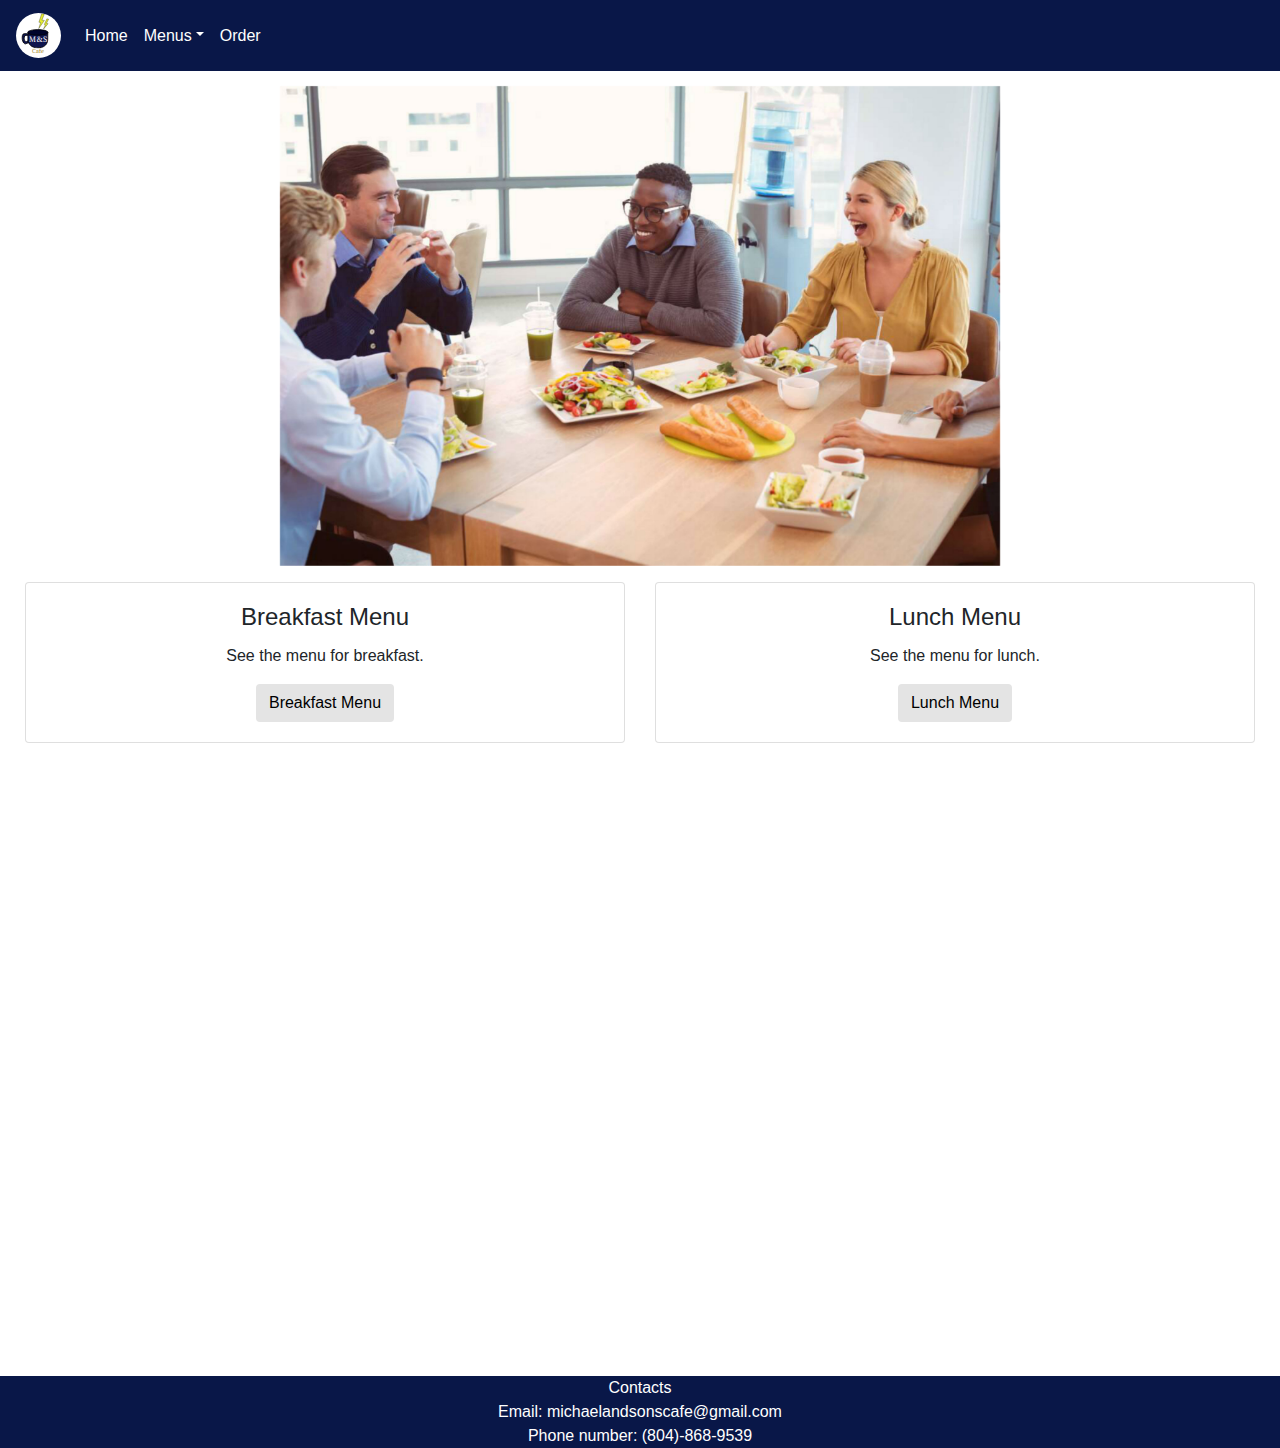
<file: index.html>
<!DOCTYPE html>
<html>
  <head>
    <meta charset="utf-8">
    <meta name="viewport" content="width=device-width">
    <title>Michael and Son's Cafe - Home</title>
    <link href="CSS/style.css" rel="stylesheet" type="text/css" />
    <link href="CSS/bootstrap.css" rel="stylesheet" type="text/css"/>
    <!--<link href="vendor/fontawesome-free/css/all.min.css" rel="stylesheet" type="text/css">-->
    <script src="https://code.jquery.com/jquery-3.2.1.slim.min.js" integrity="sha384-KJ3o2DKtIkvYIK3UENzmM7KCkRr/rE9/Qpg6aAZGJwFDMVNA/GpGFF93hXpG5KkN" crossorigin="anonymous"></script>
    <script src="https://cdnjs.cloudflare.com/ajax/libs/popper.js/1.12.9/umd/popper.min.js" integrity="sha384-ApNbgh9B+Y1QKtv3Rn7W3mgPxhU9K/ScQsAP7hUibX39j7fakFPskvXusvfa0b4Q" crossorigin="anonymous"></script>
    <script src="https://maxcdn.bootstrapcdn.com/bootstrap/4.0.0/js/bootstrap.min.js" integrity="sha384-JZR6Spejh4U02d8jOt6vLEHfe/JQGiRRSQQxSfFWpi1MquVdAyjUar5+76PVCmYl" crossorigin="anonymous"></script>
    <script src="https://ajax.googleapis.com/ajax/libs/jquery/2.1.1/jquery.min.js"></script>
  </head>
  <body>
    <!-- this is the navigation bar.-->
    <div class="sticky-top">
      <nav class="navbar navbar-expand-lg navbar-light bg-light">
        <a class="navbar-brand" href="index.html">
          <img class="navlogo" src="images/logo2.svg">
        </a>

        <button class="navbar-toggler" type="button" data-toggle="collapse" data-target="#navbarSupportedContent" aria-controls="navbarSupportedContent" aria-expanded="false" aria-label="Toggle navigation">
          <span class="navbar-toggler-icon"></span>
        </button>

        <div class="collapse navbar-collapse" id="navbarSupportedContent">
          <ul class="navbar-nav mr-auto">
            <li class="nav-item active">
              <a class="nav-link" href="index.html">Home<span class="sr-only"></span></a>
            </li>
            <li class="nav-item dropdown">
              <a class="nav-link dropdown-toggle" href="index.html" id="navbarDropdown" role="button" data-toggle="dropdown" aria-haspopup="true" aria-expanded="false">Menus</a>
              <div class="dropdown-menu" aria-labelledby="navbarDropdown">
                <a class="dropdown-item" href="HTML/bmenu.html">Breakfast Menu</a>
                <a class="dropdown-item" href="HTML/menu.html">Lunch Menu</a>
              </div>
            </li>
            <li class="nav-item active">
              <a class="nav-link" href="HTML/order.html">Order<span class="sr-only"></span></a>
            </li>
          </ul>
        </div>

      </nav>
    </div>

    <!-- This is the rotating picture. -->
    <div id = "container1" class = "container" class= "mh-50" class="h-75 d-inline-block">
        <p style="height:50%;">
        <div id="carouselExampleControls" class="carousel slide" data-ride="carousel">
        <div class="carousel-inner">
          <div class = "container-fluid">
          <div class="carousel-item active">
            <img src="images/compressed large white priviledge colorized.jpg" class="d-block w-100 h-50">
          </div>
          <div class = "container-fluid">
          <div class="carousel-item">
            <img src="images/a toast to compressed white privilege.jpg" class="d-block w-100 h-50" >
          </div>
        </div>
        <div class = "container-fluid">
          <div class="carousel-item">
            <img src="images/compressed large eating.jpg" class="d-block w-100 h-50">
          </div>
        </div>
        </div>
      </div>
      </div>
    </div>

    <div class="container-fluid">
      <p>  </p>
    </div>

    <!--This is the menu cards-->
    <div class="container">
      <div class="card-deck">
        <div class="card">
          <div class="card-body text-center">
            <h4 class="card-title">Breakfast Menu</h4>
            <p class="card-text">See the menu for breakfast.</p>
            <a href="HTML/bmenu.html" class="btn btn-primary">Breakfast Menu</a>
          </div>
        </div>
        <div class="card">
          <div class="card-body text-center">
            <h4 class="card-title">Lunch Menu</h4>
            <p class="card-text">See the menu for lunch.</p>
            <a href="HTML/menu.html" class="btn btn-primary">Lunch Menu</a>
          </div>
        </div>
      <br>
      </div>
    </div>

    <!--This is the Google Calendar-->
    <div class="center" id="homecalendar">
      <iframe src="https://calendar.google.com/calendar/b/2/embed?height=600&amp;wkst=1&amp;bgcolor=%23ffffff&amp;ctz=America%2FNew_York&amp;src=bWljaGFlbGFuZHNvbnNjYWZlQGdtYWlsLmNvbQ&amp;src=ZmQ5cXUwc3M2czgzZjhna282NTY2NGY0Mm9AZ3JvdXAuY2FsZW5kYXIuZ29vZ2xlLmNvbQ&amp;color=%2322AA99&amp;color=%2330487E&amp;showTabs=0&amp;showDate=1&amp;showCalendars=0&amp;showPrint=0&amp;showTz=0&amp;showNav=1&amp;showTitle=1&amp;title=Michael%20%26%20Son&#39;s%20Cafe" style="border-width:0" width="800" height="600" frameborder="0" scrolling="no"></iframe>
    </div>

    <!--This is the footer-->
    <div class="footer">
      <footer class="title">Contacts</footer>
      <footer>Email: michaelandsonscafe@gmail.com  <br> Phone number: (804)-868-9539</footer>
    </div>

    <script src="JavaScript/script.js"></script>
  </body>
</html>
</file>
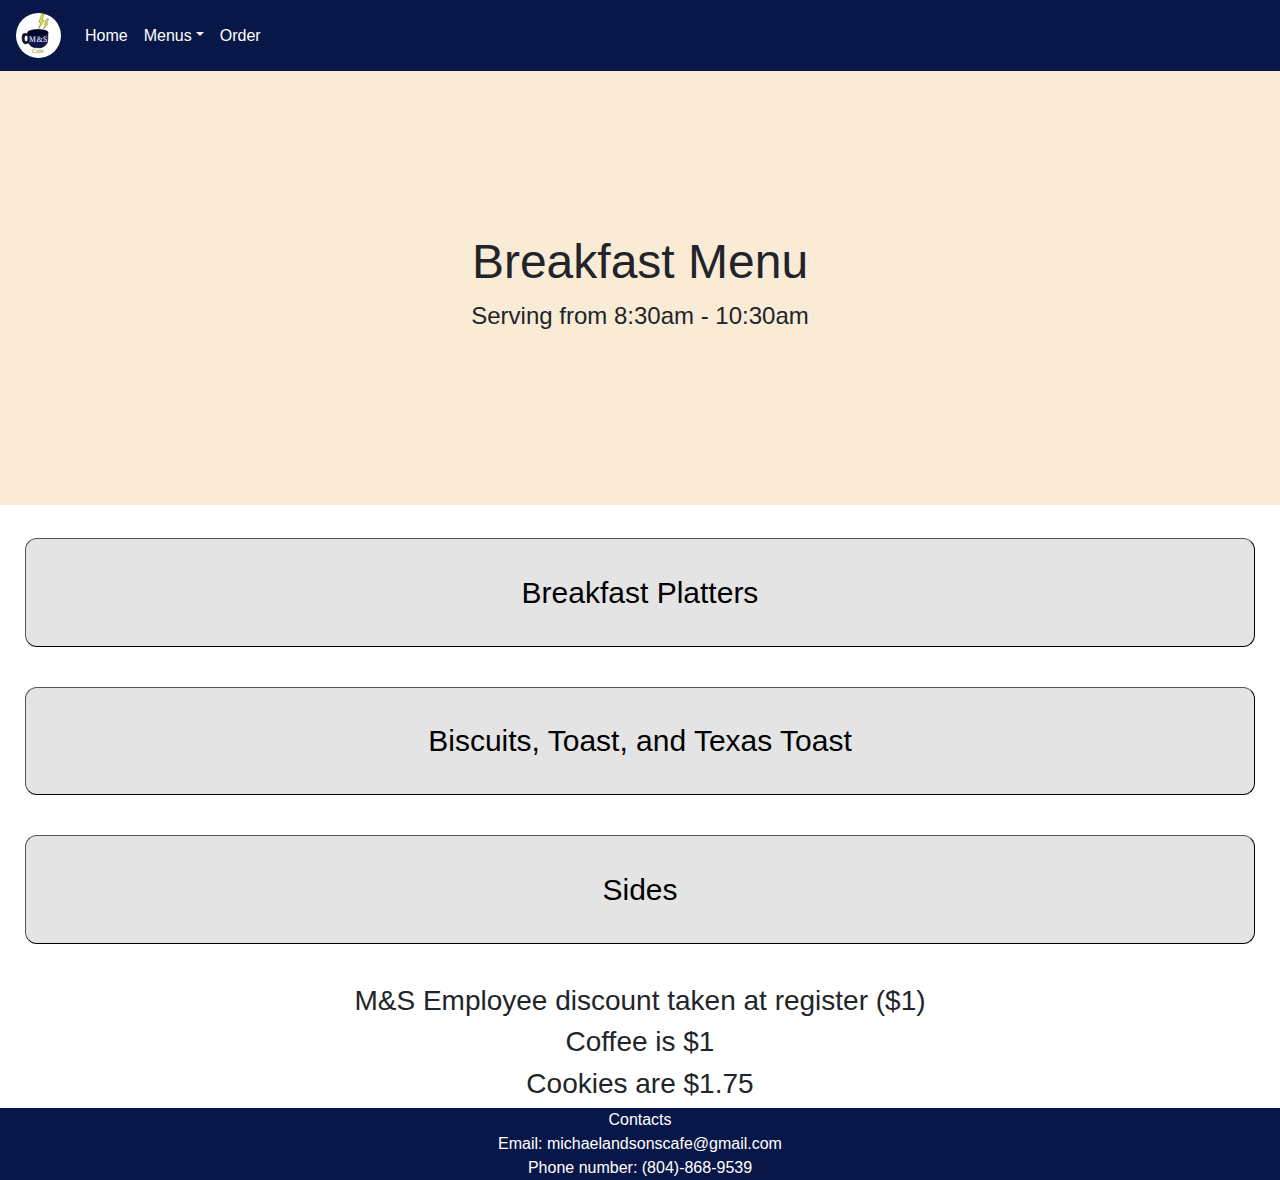
<file: HTML/bmenu.html>
<!DOCTYPE html>
<html>
  <head>
    <meta charset="utf-8">
    <meta name="viewport" content="width=device-width">
    <title>Michael and Son's Cafe - Breakfast Menu</title>
    <link href="../CSS/style.css" rel="stylesheet" type="text/css" />
    <link href="../CSS/bootstrap.css" rel="stylesheet" type="text/css"/>
    <link href="../CSS/menu.css" rel="stylesheet" type="text/css"/>
    <!--<link href="vendor/fontawesome-free/css/all.min.css" rel="stylesheet" type="text/css">-->
    <script src="https://code.jquery.com/jquery-3.2.1.slim.min.js" integrity="sha384-KJ3o2DKtIkvYIK3UENzmM7KCkRr/rE9/Qpg6aAZGJwFDMVNA/GpGFF93hXpG5KkN" crossorigin="anonymous"></script>
    <script src="https://cdnjs.cloudflare.com/ajax/libs/popper.js/1.12.9/umd/popper.min.js" integrity="sha384-ApNbgh9B+Y1QKtv3Rn7W3mgPxhU9K/ScQsAP7hUibX39j7fakFPskvXusvfa0b4Q" crossorigin="anonymous"></script>
    <script src="https://maxcdn.bootstrapcdn.com/bootstrap/4.0.0/js/bootstrap.min.js" integrity="sha384-JZR6Spejh4U02d8jOt6vLEHfe/JQGiRRSQQxSfFWpi1MquVdAyjUar5+76PVCmYl" crossorigin="anonymous"></script>
    <script src="..//JavaScript//script.js"></script>
  </head>
  <body>
    <!-- this is the navigation bar.-->
    <div class="sticky-top">
      <nav class="navbar navbar-expand-lg navbar-light bg-light">
        <a class="navbar-brand">
          <img class="navlogo" src="../images/logo2.svg">
        </a>

        <button class="navbar-toggler" type="button" data-toggle="collapse" data-target="#navbarSupportedContent" aria-controls="navbarSupportedContent" aria-expanded="false" aria-label="Toggle navigation">
          <span class="navbar-toggler-icon"></span>
        </button>

        <div class="collapse navbar-collapse" id="navbarSupportedContent">
          <ul class="navbar-nav mr-auto">
            <li class="nav-item active">
              <a class="nav-link" href="..\index.html">Home<span class="sr-only"></span></a>
            </li>
            <li class="nav-item dropdown">
              <a class="nav-link dropdown-toggle" href="../index.html" id="navbarDropdown" role="button" data-toggle="dropdown" aria-haspopup="true" aria-expanded="false">Menus</a>
              <div class="dropdown-menu" aria-labelledby="navbarDropdown">
                <a class="dropdown-item" href="bmenu.html">Breakfast Menu (current)</a>
                <a class="dropdown-item" href="menu.html"> Lunch Menu</a>
              </div>
            </li>
            <li class="nav-item active">
              <a class="nav-link" href="order.html">Order<span class="sr-only"></span></a>
            </li>
          </ul>
        </div>

      </nav>
    </div>

    <!--This is the menu header-->
    <div class="headerstyle">
      <p class="ntitle">Breakfast Menu</p>
      <p class="subtitle">Serving from 8:30am - 10:30am</p>
    </div>

    <!--This is the current menu-->
    <div class="menu-container">
      <div class="container">
        <button class="button" type="button" onclick="loadplatterXMLDoc(); displayPlatters();">Breakfast Platters</button>
        <br><br>
        <table id= "platters" class="table table-bordered lmenu"></table>

        <button class="button" type="button" onclick="loadtoastXMLDoc(); displayToasts();">Biscuits, Toast, and Texas Toast</button>
        <br><br>
        <table id="toast" class="table table-bordered lmenu"></table>

        <button class="button" type="button" onclick="loadbsidesXMLDoc(); displayBsides();">Sides</button>
        <br><br>
        <table id="bsides" class="table table-bordered lmenu"></table>

        <h3>M&S Employee discount taken at register ($1)</h3>
        <h3>Coffee is $1</h3>
        <h3>Cookies are $1.75</h3>
      </div>

      <!-- this is the footer.-->
      <div class="footer">
         <footer class="title">Contacts</footer>
         <footer>Email: michaelandsonscafe@gmail.com  <br> Phone number: (804)-868-9539</footer>
      </div>
    </div>
  </body>
</html>
</file>
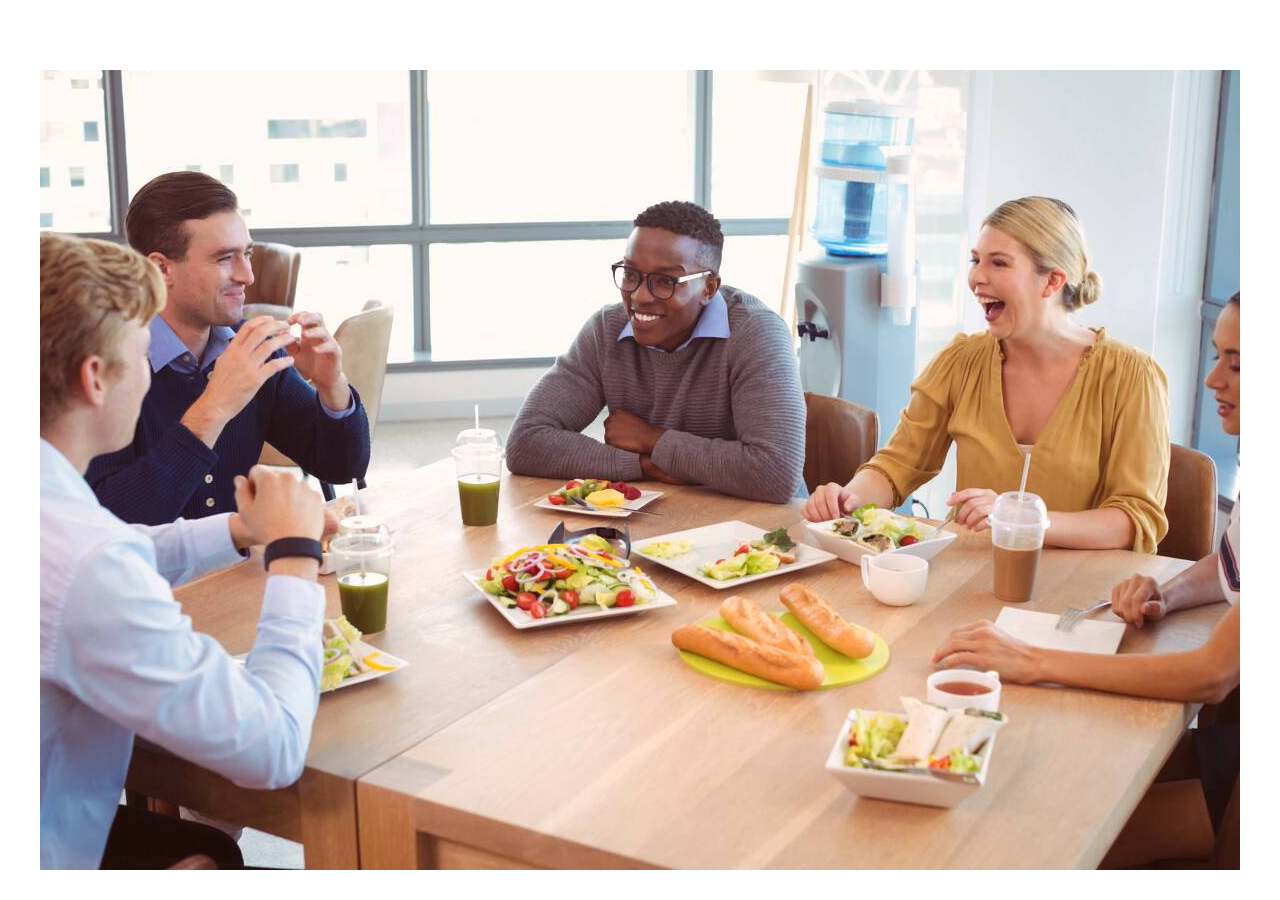
<file: HTML/bmenu2.html>
<!DOCTYPE html>
<html>
  <head>
    <meta charset="utf-8">
    <meta name="viewpo" content="width=device-width">
    <title>Michael and Son's Cafe - Breakfast Menu</title>
    <link href="../CSS/style.css" rel="stylesheet" type="text/css" />
    <link href="../CSS/bootstrap.css" rel="stylesheet" type="text/css"/>
    <link href="../CSS/menu.css" rel="stylesheet" type="text/css"/>
    <!--<link href="vendor/fontawesome-free/css/all.min.css" rel="stylesheet" type="text/css">-->
    <script src="https://code.jquery.com/jquery-3.2.1.slim.min.js" integrity="sha384-KJ3o2DKtIkvYIK3UENzmM7KCkRr/rE9/Qpg6aAZGJwFDMVNA/GpGFF93hXpG5KkN" crossorigin="anonymous"></script>
    <script src="https://cdnjs.cloudflare.com/ajax/libs/popper.js/1.12.9/umd/popper.min.js" integrity="sha384-ApNbgh9B+Y1QKtv3Rn7W3mgPxhU9K/ScQsAP7hUibX39j7fakFPskvXusvfa0b4Q" crossorigin="anonymous"></script>
    <script src="https://maxcdn.bootstrapcdn.com/bootstrap/4.0.0/js/bootstrap.min.js" integrity="sha384-JZR6Spejh4U02d8jOt6vLEHfe/JQGiRRSQQxSfFWpi1MquVdAyjUar5+76PVCmYl" crossorigin="anonymous"></script>
    <script src="..//JavaScript//script.js"></script>
  </head>
  <body>
    <div class = "container">
<div id="carousel">
    <div class="rows">
      <div id="carouselExampleSlidesOnly" class="carousel slide" data-ride="carousel">
<div class="carousel-inner">
  <div class="carousel-item active">
    <img class="d-block" src="../images/compressed white priviledge colorized.jpg" alt="First slide">
  </div>
  <div class="carousel-item">
    <img class="d-block" src="../images/a toast to compressed white privilege.jpg" alt="Second slide">
  </div>
  <div class="carousel-item">
    <img class="d-block" src="../images/compressed eating.jpg" alt="Third slide">
  </div>
</div>
</div>
</div>
</div>
</div>
</body>
</html>
</file>
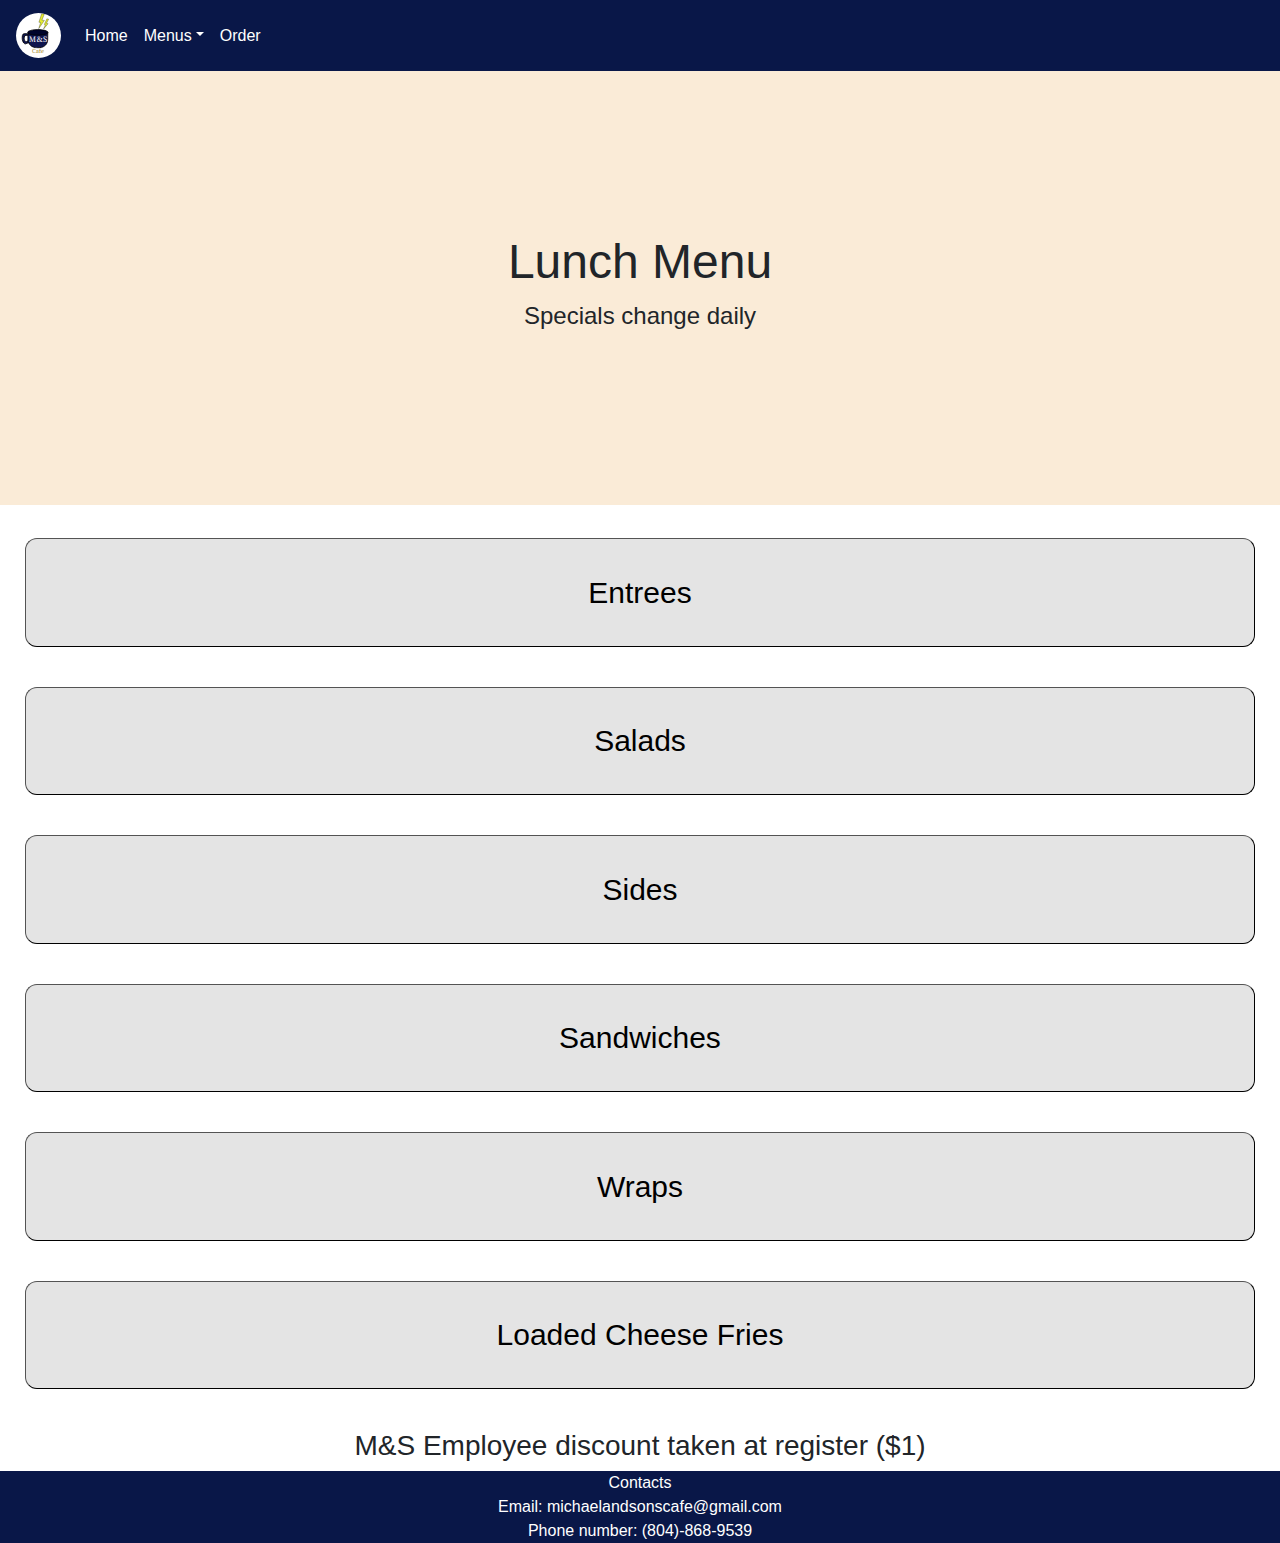
<file: HTML/menu.html>
<!DOCTYPE html>
<html>
    <head>
      <meta charset="utf-8">
      <meta name="viewport" content="width=device-width">
      <title>Michael and Son's Cafe - Lunch Menu</title>
      <link href="../CSS/style.css" rel="stylesheet" type="text/css" />
      <link href="../CSS/bootstrap.css" rel="stylesheet" type="text/css"/>
      <link href="../CSS/menu.css" rel="stylesheet" type = "text/css"/>
      <!--<link href="vendor/fontawesome-free/css/all.min.css" rel="stylesheet" type="text/css">-->
      <script src="https://code.jquery.com/jquery-3.2.1.slim.min.js" integrity="sha384-KJ3o2DKtIkvYIK3UENzmM7KCkRr/rE9/Qpg6aAZGJwFDMVNA/GpGFF93hXpG5KkN" crossorigin="anonymous"></script>
      <script src="https://cdnjs.cloudflare.com/ajax/libs/popper.js/1.12.9/umd/popper.min.js" integrity="sha384-ApNbgh9B+Y1QKtv3Rn7W3mgPxhU9K/ScQsAP7hUibX39j7fakFPskvXusvfa0b4Q" crossorigin="anonymous"></script>
      <script src="https://maxcdn.bootstrapcdn.com/bootstrap/4.0.0/js/bootstrap.min.js" integrity="sha384-JZR6Spejh4U02d8jOt6vLEHfe/JQGiRRSQQxSfFWpi1MquVdAyjUar5+76PVCmYl" crossorigin="anonymous"></script>
      <script src="../JavaScript/script.js"></script>
    </head>
    <body>
      <!-- this is the navigation bar.-->
      <div class="sticky-top">
          <nav class="navbar navbar-expand-lg navbar-light bg-light">
            <a class="navbar-brand" href="../index.html">
              <img class="navlogo" src="../images/logo2.svg">
            </a>

            <button class="navbar-toggler" type="button" data-toggle="collapse" data-target="#navbarSupportedContent" aria-controls="navbarSupportedContent" aria-expanded="false" aria-label="Toggle navigation">
              <span class="navbar-toggler-icon"></span>
            </button>

            <div class="collapse navbar-collapse" id="navbarSupportedContent">
              <ul class="navbar-nav mr-auto">
                <li class="nav-item active">
                  <a class="nav-link" href="../index.html">Home<span class="sr-only"></span></a>
                </li>
                <li class="nav-item dropdown">
                  <a class="nav-link dropdown-toggle" href="../index.html" id="navbarDropdown" role="button" data-toggle="dropdown" aria-haspopup="true" aria-expanded="false">Menus</a>
                  <div class="dropdown-menu" aria-labelledby="navbarDropdown">
                    <a class="dropdown-item" href="bmenu.html">Breakfast Menu</a>
                    <a class="dropdown-item" href="menu.html">Lunch Menu (current)</a>
                  </div>
                </li>
                <li class="nav-item active">
                  <a class="nav-link" href="order.html">Order<span class="sr-only"></span></a>
                </li>
              </ul>
            </div>

          </nav>
      </div>
      <br>

     <!-- this is the menu header-->
      <div class="headerstyle">
        <p class="ntitle">Lunch Menu</p>
        <p class="subtitle">Specials change daily</p>
      </div>

      <!-- this is the menu contents-->
      <div class="menu-container">
        <div class="container">
          <button class="button" type="button" onclick="loadentreXMLDoc(); displayEntres();">Entrees</button>
          <br><br>
          <table id="entres" class="table table-bordered lmenu"></table>

          <button class="button" type="button" onclick="loadsaladXMLDoc(); displaySalads();">Salads</button>
          <br><br>
          <table id="salads" class="table table-bordered lmenu"></table>

          <button class="button" type="button" onclick="loadsideXMLDoc(); displaySides();">Sides</button>
          <br><br>
          <table id="sides" class="table table-bordered lmenu"></table>

          <button class="button" type="button" onclick="loadsandwichXMLDoc(); displaySandwiches();" img src="C:\Users\Matthew Stewart\Desktop\Noah Clone\12-13-19-Cafe-Site\images\sandwich mega compressed.jpg">Sandwiches</button>
          <br><br>
          <table id="sandwiches" class="table table-bordered lmenu"></table>

          <button class="button" type="button" onclick="loadwrapXMLDoc(); displayWraps();">Wraps</button>
          <br><br>
          <table id="wraps" class="table table-bordered lmenu"></table>

          <button class="button" type="button" onclick="loadcheeseXMLDoc(); displayCheese();">Loaded Cheese Fries</button>
          <br><br>
          <table id="cheese" class="table table-bordered lmenu"></table>
        </div>
        <h3>M&S Employee discount taken at register ($1)</h3>

        <!-- this is the footer-->
        <div class="footer">
          <footer class="title">Contacts</footer>
          <footer>Email: michaelandsonscafe@gmail.com  <br> Phone number: (804)-868-9539</footer>
        </div>
      </div>
    </body>
</html>
</file>
<file: CSS/style.css>
/*home css*/

/*.nav {
  position: sticky;
  width: 100%;
 background:#0d3f82;
   text-align: center;
  margin: 0px;
  padding: 0px;
}

.navbar{
  margin: 0px;
  padding: 0px;
}
.navbar li {
  display: inline;
  list-style-type: none;
  padding: 20px;

  text-align: center;
}

.navbar li a {
  color: white;
  text-decoration: none;
  font-size: 30px;
}

li a:hover {
  background-color:white;
  color:#bbb619;
}*/

.homecontent {
  width: 100%;
  margin: 0px;
  padding: 0px;
}

.ordercntr{
  width: 40%;
  margin: 0% 0% 0% 30%;
  padding: 0px;

}
.ordercntr button{
  width: 150px;
  height: 75px;
  margin: 0px;
  padding: 0px;
  font-size: auto;
  text-decoration: none;
}
.bfbutt{
  float: left;
}
.lnbutt{
  float: right;
}

#slideshow {
  padding: 0px;
  margin: 0% 0% 0% 20%;
  position: sticky;
  width: 100%;
  height: 240px;
  float: right;
}

#slideshow > div {
  position: sticky;
  top: 10px;
  left: 10px;
  right: 10px;
  bottom: 10px;
}

#slideshow div img {
  width: 300px;
  height: auto;
}

.about {
  margin: 0px;
  padding: 0px;
  width: 100%;
  height: auto;
  background:#091748;
}

.about p {
  color: white;
}

.spclsnslides {
  margin: 0px;
  padding: 0px;
  width: 100%;
  height: auto;
}
.specials {
  margin: 0px;
  padding: 0px;
  color: white;
  background: black;
  float: left;
  width: 40%;
  height: 100%;
}

.header{
  color: white;
  background:#0d3f82;
}


/*menu stuff*/

h1{
  text-align: center;
}

h2{
  text-align: center;
  padding-top: 10px;
}
h3{
  text-align: center;

  padding-bottom: 20;
}
#SPECIAL{
  font-size: 21px;
}
.menu{
  background:#091748;
}
.category{
  border-color: #bdbec8;
  border: 2px groove #bdbec8;
  padding: 2.5%;
}
.category:hover{
  background:#0d3f82;
  color:white;
}

footer{
  background:#091748;
  color:white;
  text-align: center;
}

.homepagefooter{
  position: relative;
  /*bottom: 0;*/
  width: 100%;
  text-align: center;
}

.carousel .item img {
  max-height: 768px;
  min-width: auto;
}

.logo {
  height: 25px;
}

.carousel-inner img {
  margin: auto;
  padding-top: 70px;
}

.button2 {
  text-align: right;
}

.table-menu{
border-left-width: 40px;
border-right-width: 40px;
}

.button {
  padding: 10px;
  width: 100%;

}

.goodbutton{
 padding: 3%;
}
.center{
  padding-top: 2%;
  text-align: center;
  height: 100%;
}
body{
  font-family: "Roboto",helvetica,arial sans-serif;
}

@media only screen and (max-width: 768px) {
  #homecalendar{
    display: none;
  }
}
</file>
<file: CSS/menu.css>
.lunch_menu{
  font-family: "Trebuchet MS", Arial, Helvetica, sans-serif;
  border-collapse: collapse;
  width: 10%;
}

.lunch_menu td, #lunch_menu th {
  border: 1px solid #ddd;
  padding: 8px;
}
/*us:ofiD FhwFB
.lunch_menu tr:nth-child(even){background-color: #f2f2f2;}
.lunch_menu tr:hover {background-color: #ddd;}
*/
.lunch_menu th {
  padding-top: 12px;
  padding-bottom: 12px;
  text-align: left;
  background-color: #091748;
  color: white;
}

.lmenu td{
  text-align: left;
  border: 1px solid #ddd;
  padding-top: 8px;
  padding-bottom: 8px;
  width: 100%;
  overflow-x: visible;
}
.lmenu {
  font-family: "Trebuchet MS", Arial, Helvetica, sans-serif;
  border-collapse: collapse;
  width: 100%;
}

.lmenu td, .lmenu th {
  border: 1px solid #ddd;
  padding-top: 8px;
  padding-bottom: 8px;
  width: 10%;
}
/*
.lmenu tr:nth-child(even){background-color: #f2f2f2;}
.lmenu tr:hover {background-color: #ddd;}
*/
.lmenu th {
  padding-top: 12px;
  padding-bottom: 12px;
  text-align: left;
  background-color: #091748;
  color: white;
}

.button{
  padding: 2.5%;
  outline: none;
}

.screaming{
  background-size: 90%;
  background-position-x: center;
  background-position-y: center;
  background-blend-mode: multiply;
}
.button:hover mark{
  background:#0d3f82;
  border-color: transparent;
  color:white;
}

.button:hover{
  background:#0d3f82;
  border-color: transparent;
  color:white;
}

.ntitle{
  text-align: center;
  font-size: 3rem;
  margin: auto;
  margin-bottom: 0px;
}
.subtitle{
    text-align: center;
    font-size: 1.5rem;
    margin: auto;
    margin-top: 0px;
}

mark{
background-color: #f3f1ebba
}
#sandwich{
    background-image: url(../images/sandwich_mega_compressed.jpg);
    background-size: 90%;
    background-position-x: center;
    background-position-y: center;
}
.headerstyle{
  position: fixed;
  flex-direction: column;
  display: flex;
  width: 100%;
  height: 50%;
  top:  55px;
  background: antiquewhite !important;
}

@media (max-width: 768px) {
    .headerstyle {
        position: absolute !important;
    }
}

@media only screen and (max-width: 767px) {
  .navbar-toggler {
    line-height: 3;
  }
  body {
    line-height: 3;
  }
}

@media only screen and (max-width: 767px) {
  .container-fluid {
    padding-right: 0;
    padding-left: 0;
    padding-top: 100%;
  }
  .carousel-inner{
    padding: 0;
  }
  .w-100{
    width: 100% !important;
  }
}
.menu-container{
  position: absolute;
  width: 100%;
  top: calc(50% + 47px + 1%);
  padding-top: 2.5%;
  background: white;
}
.footerfix{
  position: absolute;
  display: flex;
  width: 100%;
  top: 55px;
  flex-direction: column;
  height: calc(100% - 55px);
}
#form{
}
.menu{
  display: flex;
    justify-content: stretch;

    flex-direction: column;

}
.menu > div {

  width: 100%;
  text-align: center;
  line-height: 75px;
  font-size: 30px;
}
</file>
